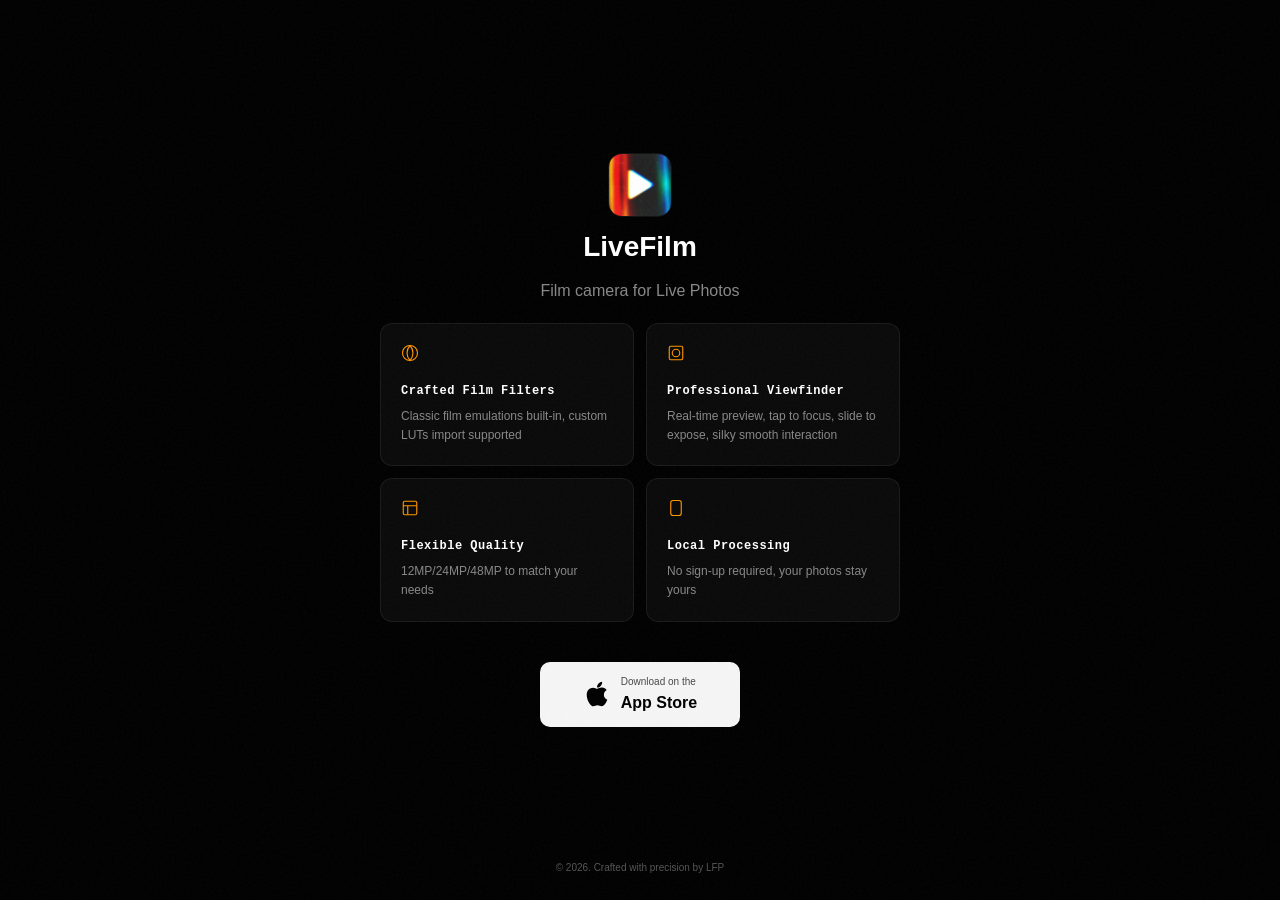
<file: index.html>
<!DOCTYPE html>
<html lang="en">
<head>
    <meta charset="UTF-8">
    <meta name="viewport" content="width=device-width, initial-scale=1.0">
    <title>LiveFilm — Film camera for Live Photos</title>
    <meta name="description" content="Film camera for Live Photos">
    <link rel="stylesheet" href="css/style.css">
</head>
<body>
    <!-- 全局胶片颗粒 -->
    <div class="grain-overlay"></div>

    <div class="page-wrapper">
        <!-- Hero Section -->
        <section class="hero" id="hero">
            <div class="hero-content">
                <img src="icon.png" alt="LiveFilms" class="hero-app-icon" />
                <h1 class="hero-title">LiveFilm</h1>
                <p class="hero-tagline" data-i18n="hero-tagline">Film camera for Live Photos</p>

                <div class="hero-features">
                    <div class="feature-card">
                        <div class="feature-icon">
                            <svg viewBox="0 0 24 24" fill="none" stroke="currentColor" stroke-width="1.5">
                                <circle cx="12" cy="12" r="10"/>
                                <path d="M12 2a15.3 15.3 0 0 1 4 10 15.3 15.3 0 0 1-4 10 15.3 15.3 0 0 1-4-10 15.3 15.3 0 0 1 4-10z"/>
                            </svg>
                        </div>
                        <h3 data-i18n="feat-title-1">Crafted Film Filters</h3>
                        <p data-i18n="feat-desc-1">Classic film emulations built-in, custom LUTs import supported</p>
                    </div>
                    <div class="feature-card">
                        <div class="feature-icon">
                            <svg viewBox="0 0 24 24" fill="none" stroke="currentColor" stroke-width="1.5">
                                <rect x="3" y="3" width="18" height="18" rx="2"/>
                                <circle cx="12" cy="12" r="5"/>
                            </svg>
                        </div>
                        <h3 data-i18n="feat-title-2">Professional Viewfinder</h3>
                        <p data-i18n="feat-desc-2">Real-time preview, tap to focus, slide to expose, silky smooth interaction</p>
                    </div>
                    <div class="feature-card">
                        <div class="feature-icon">
                            <svg viewBox="0 0 24 24" fill="none" stroke="currentColor" stroke-width="1.5">
                                <rect x="3" y="3" width="18" height="18" rx="2"/>
                                <path d="M3 9h18M9 21V9"/>
                            </svg>
                        </div>
                        <h3 data-i18n="feat-title-3">Flexible Quality</h3>
                        <p data-i18n="feat-desc-3">12MP/24MP/48MP to match your needs</p>
                    </div>
                    <div class="feature-card">
                        <div class="feature-icon">
                            <svg viewBox="0 0 24 24" fill="none" stroke="currentColor" stroke-width="1.5">
                                <rect x="5" y="2" width="14" height="20" rx="3"/>
                                <line x1="12" y1="18" x2="12.01" y2="18"/>
                            </svg>
                        </div>
                        <h3 data-i18n="feat-title-4">Local Processing</h3>
                        <p data-i18n="feat-desc-4">No sign-up required, your photos stay yours</p>
                    </div>
                </div>

                <a href="#" target="_blank" rel="noopener noreferrer" class="hero-download-btn" data-download>
                    <svg class="app-store-icon" viewBox="0 0 384 512" fill="currentColor">
                        <path d="M318.7 268.7c-.2-36.7 16.4-64.4 50-84.8-18.8-26.9-47.2-41.7-84.7-44.6-35.5-2.8-74.3 20.7-88.5 20.7-15 0-49.4-19.7-76.4-19.7C63.3 141.2 4 184.8 4 273.5q0 39.3 14.4 81.2c12.8 36.7 59 126.7 107.2 125.2 25.2-.6 43-17.9 75.8-17.9 31.8 0 48.3 17.9 76.4 17.9 48.6-.7 90.4-82.5 102.6-119.3-65.2-30.7-61.7-90-61.7-91.9zm-56.6-164.2c27.3-32.4 24.8-61.9 24-72.5-24.1 1.4-52 16.4-67.9 34.9-17.5 19.8-27.8 44.3-25.6 71.9 26.1 2 52.3-11.4 69.5-34.3z"/>
                    </svg>
                    <div class="btn-text">
                        <span class="btn-text-small">Download on the</span>
                        <span class="btn-text-large">App Store</span>
                    </div>
                </a>
            </div>

            <!-- Footer -->
            <footer class="footer">
                <div class="footer-content">
                    <p class="footer-copyright">&copy; 2026. Crafted with precision by <a href="https://xhslink.com/m/6R2pUaW3pdJ" target="_blank" rel="noopener noreferrer">LFP</a></p>
                </div>
            </footer>
        </section>
    </div>

    <script src="js/main.js"></script>
    <script>
        const i18n = {
            'zh-CN': {
                'app-name': 'LiveFilm',
                'hero-tagline': '专为 LivePhoto 设计的胶片相机',
                'feat-title-1': '精心打造的胶片滤镜',
                'feat-desc-1': '内置多款经典胶片模拟，支持导入自定义 LUTs',
                'feat-title-2': '专业取景器',
                'feat-desc-2': '实时预览、点击对焦、滑动曝光，交互丝般顺滑',
                'feat-title-3': '画质可选',
                'feat-desc-3': '12MP/24MP/48MP 三档输出',
                'feat-title-4': '本地处理',
                'feat-desc-4': '无需注册，照片完全属于你自己'
            },
            'en': {
                'app-name': 'LiveFilm',
                'hero-tagline': 'Film camera for Live Photos',
                'feat-title-1': 'Crafted Film Filters',
                'feat-desc-1': 'Classic film emulations built-in, custom LUTs import supported',
                'feat-title-2': 'Professional Viewfinder',
                'feat-desc-2': 'Real-time preview, tap to focus, slide to expose, silky smooth interaction',
                'feat-title-3': 'Flexible Quality',
                'feat-desc-3': '12MP/24MP/48MP to match your needs',
                'feat-title-4': 'Local Processing',
                'feat-desc-4': 'No sign-up required, your photos stay yours'
            }
        };

        function applyLanguage() {
            const params = new URLSearchParams(window.location.search);
            const urlLang = params.get('lang');
            const userLang = navigator.language || navigator.userLanguage;
            const lang = urlLang === 'en' || urlLang === 'zh' ? (urlLang === 'zh' ? 'zh-CN' : 'en') : (userLang.startsWith('zh') ? 'zh-CN' : 'en');
            document.documentElement.lang = lang === 'zh-CN' ? 'zh' : 'en';
            document.querySelectorAll('[data-i18n]').forEach(el => {
                const key = el.getAttribute('data-i18n');
                if (i18n[lang][key]) {
                    el.innerHTML = i18n[lang][key];
                }
            });
        }

        applyLanguage();
    </script>
</body>
</html>
</file>
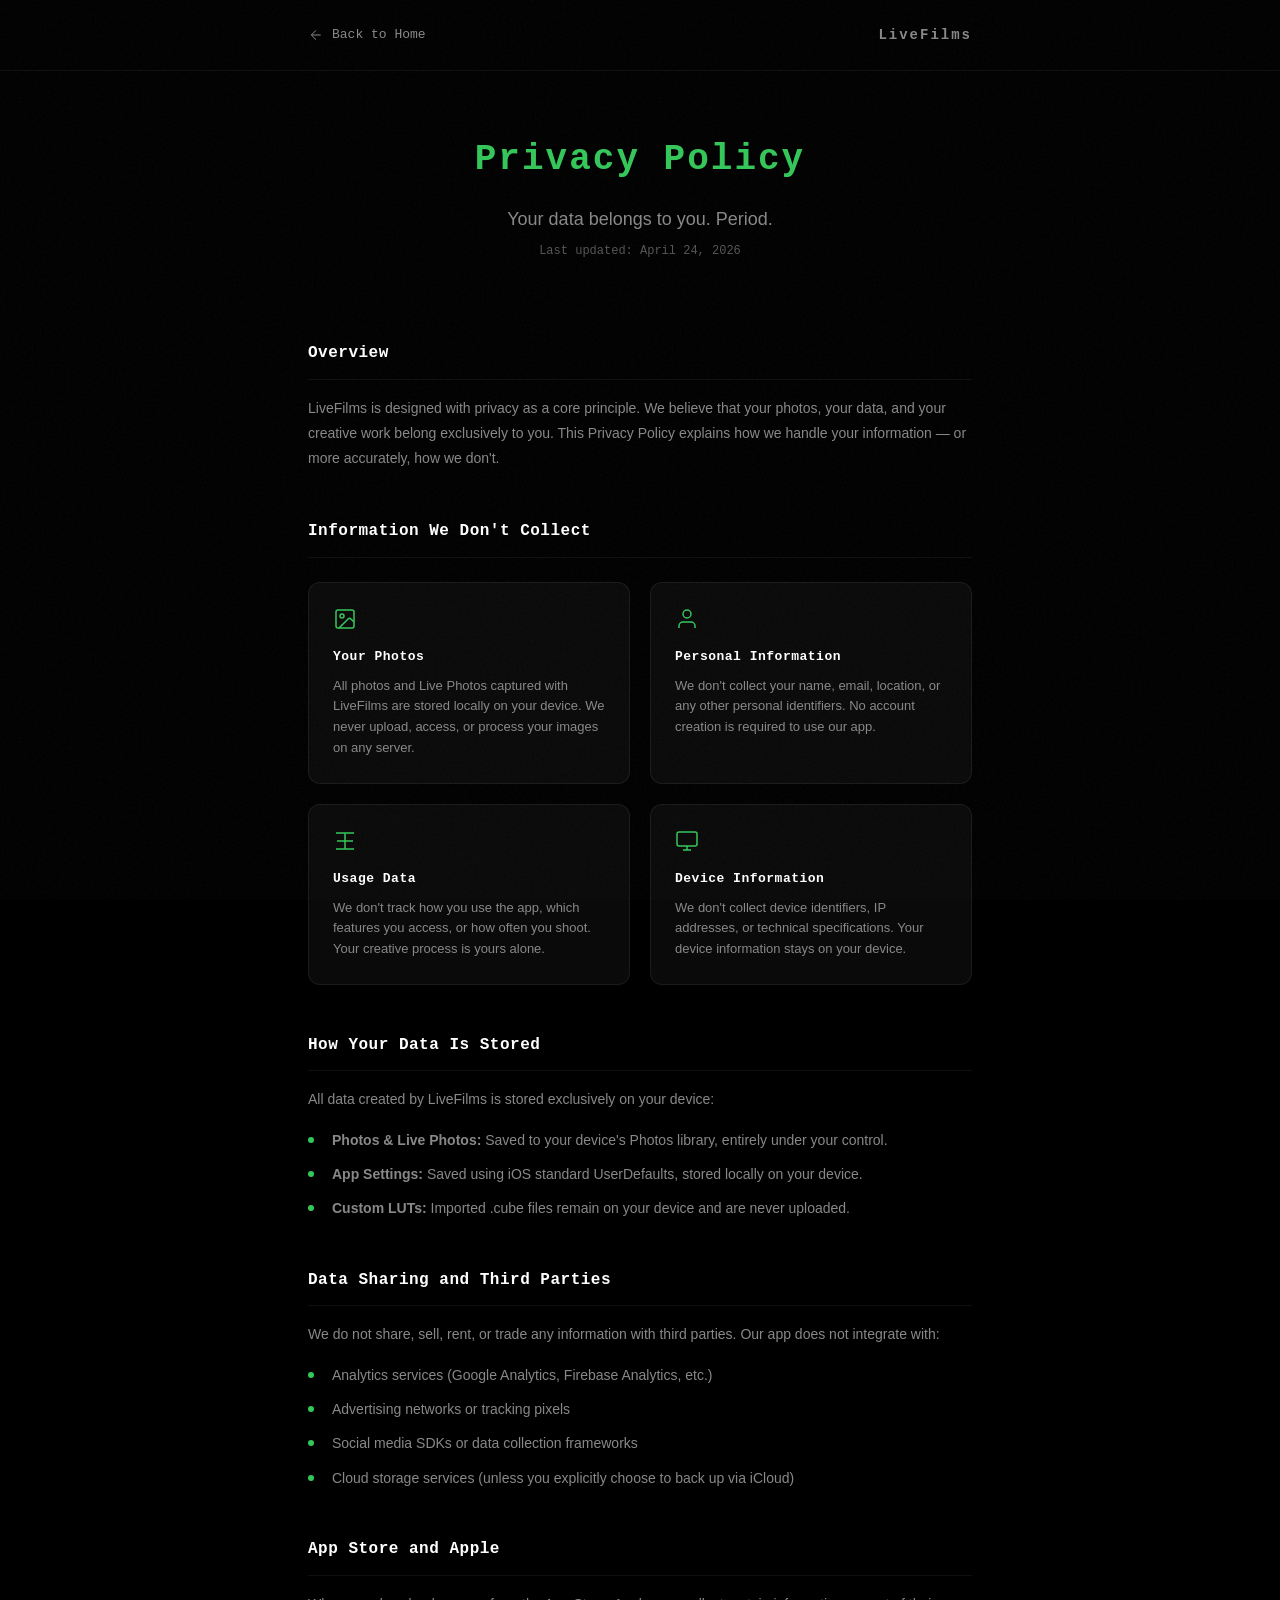
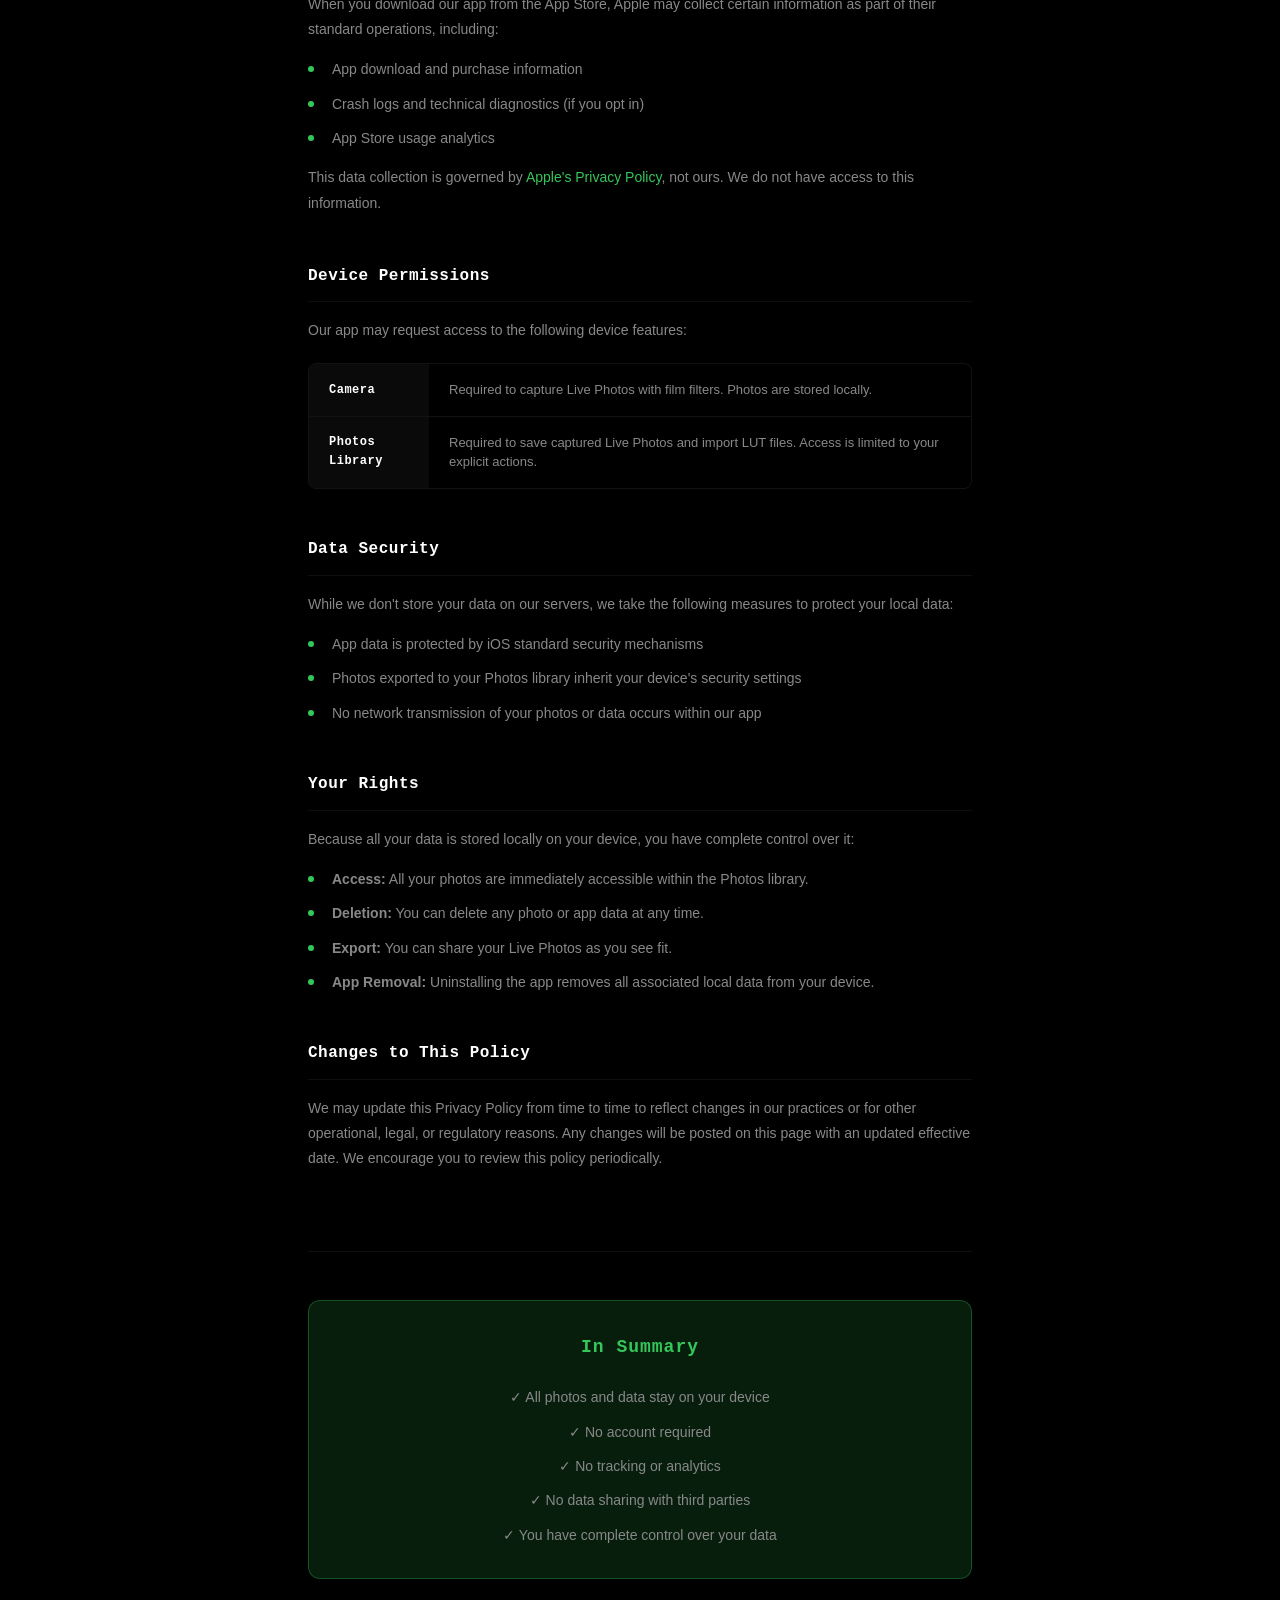
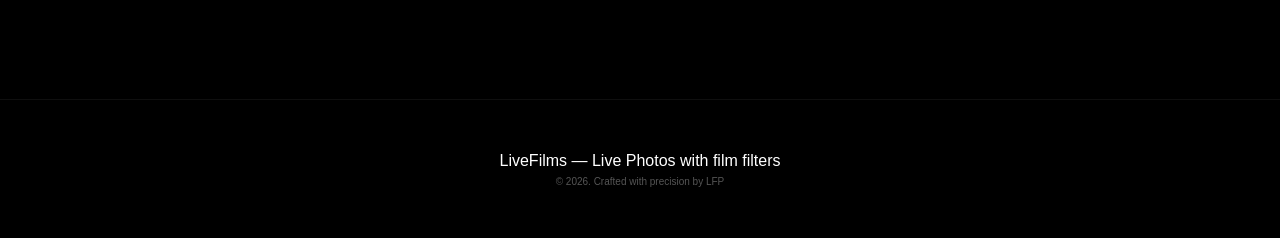
<file: privacy.html>
<!DOCTYPE html>
<html lang="en">
<head>
    <meta charset="UTF-8">
    <meta name="viewport" content="width=device-width, initial-scale=1.0">
    <title>Privacy Policy — LiveFilms</title>
    <meta name="description" content="Privacy Policy for LiveFilms — Live Photos with Film Aesthetics">
    <link rel="stylesheet" href="css/style.css">
    <link rel="stylesheet" href="css/privacy.css">
</head>
<body>
    <!-- 全局胶片颗粒 -->
    <div class="grain-overlay"></div>

    <!-- Header -->
    <header class="privacy-header">
        <div class="container">
            <a href="index.html" class="back-link">
                <svg viewBox="0 0 24 24" fill="none" stroke="currentColor" stroke-width="1.5">
                    <line x1="19" y1="12" x2="5" y2="12"/>
                    <polyline points="12 19 5 12 12 5"/>
                </svg>
                <span data-i18n="back-home">Back to Home</span>
            </a>
            <div class="header-brand">LiveFilms</div>
        </div>
    </header>

    <!-- Main Content -->
    <main class="privacy-main">
        <div class="container">
            <div class="privacy-hero">
                <h1 class="privacy-title" data-i18n="privacy-title">Privacy Policy</h1>
                <p class="privacy-subtitle" data-i18n="privacy-subtitle">Your data belongs to you. Period.</p>
                <p class="privacy-date" data-i18n="privacy-date">Last updated: April 24, 2026</p>
            </div>

            <div class="privacy-content">
                <!-- Overview -->
                <section class="privacy-section-detail">
                    <h2 data-i18n="overview-title">Overview</h2>
                    <p data-i18n="overview-desc">LiveFilms is designed with privacy as a core principle. We believe that your photos, your data, and your creative work belong exclusively to you. This Privacy Policy explains how we handle your information — or more accurately, how we don't.</p>
                </section>

                <!-- Data Collection -->
                <section class="privacy-section-detail">
                    <h2 data-i18n="collection-title">Information We Don't Collect</h2>
                    <div class="privacy-grid">
                        <div class="privacy-item">
                            <div class="privacy-item-icon">
                                <svg viewBox="0 0 24 24" fill="none" stroke="currentColor" stroke-width="1.5">
                                    <rect x="3" y="3" width="18" height="18" rx="2"/>
                                    <circle cx="9" cy="9" r="2"/>
                                    <path d="M21 15l-3.086-3.086a2 2 0 0 0-2.828 0L6 21"/>
                                </svg>
                            </div>
                            <h3 data-i18n="collection-photos-title">Your Photos</h3>
                            <p data-i18n="collection-photos-desc">All photos and Live Photos captured with LiveFilms are stored locally on your device. We never upload, access, or process your images on any server.</p>
                        </div>
                        <div class="privacy-item">
                            <div class="privacy-item-icon">
                                <svg viewBox="0 0 24 24" fill="none" stroke="currentColor" stroke-width="1.5">
                                    <path d="M20 21v-2a4 4 0 0 0-4-4H8a4 4 0 0 0-4 4v2"/>
                                    <circle cx="12" cy="7" r="4"/>
                                </svg>
                            </div>
                            <h3 data-i18n="collection-personal-title">Personal Information</h3>
                            <p data-i18n="collection-personal-desc">We don't collect your name, email, location, or any other personal identifiers. No account creation is required to use our app.</p>
                        </div>
                        <div class="privacy-item">
                            <div class="privacy-item-icon">
                                <svg viewBox="0 0 24 24" fill="none" stroke="currentColor" stroke-width="1.5">
                                    <path d="M12 20h9M12 20V4m0 16l-9 0M12 4l9 0M12 4l-9 0"/>
                                    <line x1="4" y1="12" x2="20" y2="12"/>
                                </svg>
                            </div>
                            <h3 data-i18n="collection-usage-title">Usage Data</h3>
                            <p data-i18n="collection-usage-desc">We don't track how you use the app, which features you access, or how often you shoot. Your creative process is yours alone.</p>
                        </div>
                        <div class="privacy-item">
                            <div class="privacy-item-icon">
                                <svg viewBox="0 0 24 24" fill="none" stroke="currentColor" stroke-width="1.5">
                                    <rect x="2" y="3" width="20" height="14" rx="2" ry="2"/>
                                    <line x1="8" y1="21" x2="16" y2="21"/>
                                    <line x1="12" y1="17" x2="12" y2="21"/>
                                </svg>
                            </div>
                            <h3 data-i18n="collection-device-title">Device Information</h3>
                            <p data-i18n="collection-device-desc">We don't collect device identifiers, IP addresses, or technical specifications. Your device information stays on your device.</p>
                        </div>
                    </div>
                </section>

                <!-- Local Storage -->
                <section class="privacy-section-detail">
                    <h2 data-i18n="storage-title">How Your Data Is Stored</h2>
                    <p data-i18n="storage-intro">All data created by LiveFilms is stored exclusively on your device:</p>
                    <ul class="privacy-list">
                        <li data-i18n="storage-item1"><strong>Photos & Live Photos:</strong> Saved to your device's Photos library, entirely under your control.</li>
                        <li data-i18n="storage-item2"><strong>App Settings:</strong> Saved using iOS standard UserDefaults, stored locally on your device.</li>
                        <li data-i18n="storage-item3"><strong>Custom LUTs:</strong> Imported .cube files remain on your device and are never uploaded.</li>
                    </ul>
                </section>

                <!-- Data Sharing -->
                <section class="privacy-section-detail">
                    <h2 data-i18n="sharing-title">Data Sharing and Third Parties</h2>
                    <p data-i18n="sharing-desc">We do not share, sell, rent, or trade any information with third parties. Our app does not integrate with:</p>
                    <ul class="privacy-list">
                        <li data-i18n="sharing-item1">Analytics services (Google Analytics, Firebase Analytics, etc.)</li>
                        <li data-i18n="sharing-item2">Advertising networks or tracking pixels</li>
                        <li data-i18n="sharing-item3">Social media SDKs or data collection frameworks</li>
                        <li data-i18n="sharing-item4">Cloud storage services (unless you explicitly choose to back up via iCloud)</li>
                    </ul>
                </section>

                <!-- App Store Data -->
                <section class="privacy-section-detail">
                    <h2 data-i18n="appstore-title">App Store and Apple</h2>
                    <p data-i18n="appstore-desc">When you download our app from the App Store, Apple may collect certain information as part of their standard operations, including:</p>
                    <ul class="privacy-list">
                        <li data-i18n="appstore-item1">App download and purchase information</li>
                        <li data-i18n="appstore-item2">Crash logs and technical diagnostics (if you opt in)</li>
                        <li data-i18n="appstore-item3">App Store usage analytics</li>
                    </ul>
                    <p data-i18n="appstore-note">This data collection is governed by <a href="https://www.apple.com/legal/privacy/" target="_blank" rel="noopener noreferrer">Apple's Privacy Policy</a>, not ours. We do not have access to this information.</p>
                </section>

                <!-- Permissions -->
                <section class="privacy-section-detail">
                    <h2 data-i18n="permissions-title">Device Permissions</h2>
                    <p data-i18n="permissions-desc">Our app may request access to the following device features:</p>
                    <div class="permissions-table">
                        <div class="permission-row">
                            <div class="permission-name" data-i18n="perm-camera">Camera</div>
                            <div class="permission-purpose" data-i18n="perm-camera-desc">Required to capture Live Photos with film filters. Photos are stored locally.</div>
                        </div>
                        <div class="permission-row">
                            <div class="permission-name" data-i18n="perm-photos">Photos Library</div>
                            <div class="permission-purpose" data-i18n="perm-photos-desc">Required to save captured Live Photos and import LUT files. Access is limited to your explicit actions.</div>
                        </div>
                    </div>
                </section>

                <!-- Data Security -->
                <section class="privacy-section-detail">
                    <h2 data-i18n="security-title">Data Security</h2>
                    <p data-i18n="security-desc">While we don't store your data on our servers, we take the following measures to protect your local data:</p>
                    <ul class="privacy-list">
                        <li data-i18n="security-item1">App data is protected by iOS standard security mechanisms</li>
                        <li data-i18n="security-item2">Photos exported to your Photos library inherit your device's security settings</li>
                        <li data-i18n="security-item3">No network transmission of your photos or data occurs within our app</li>
                    </ul>
                </section>

                <!-- Your Rights -->
                <section class="privacy-section-detail">
                    <h2 data-i18n="rights-title">Your Rights</h2>
                    <p data-i18n="rights-desc">Because all your data is stored locally on your device, you have complete control over it:</p>
                    <ul class="privacy-list">
                        <li data-i18n="rights-item1"><strong>Access:</strong> All your photos are immediately accessible within the Photos library.</li>
                        <li data-i18n="rights-item2"><strong>Deletion:</strong> You can delete any photo or app data at any time.</li>
                        <li data-i18n="rights-item3"><strong>Export:</strong> You can share your Live Photos as you see fit.</li>
                        <li data-i18n="rights-item4"><strong>App Removal:</strong> Uninstalling the app removes all associated local data from your device.</li>
                    </ul>
                </section>

                <!-- Changes -->
                <section class="privacy-section-detail">
                    <h2 data-i18n="changes-title">Changes to This Policy</h2>
                    <p data-i18n="changes-desc">We may update this Privacy Policy from time to time to reflect changes in our practices or for other operational, legal, or regulatory reasons. Any changes will be posted on this page with an updated effective date. We encourage you to review this policy periodically.</p>
                </section>

                <!-- Summary -->
                <section class="privacy-summary">
                    <div class="summary-box">
                        <h2 data-i18n="summary-title">In Summary</h2>
                        <ul class="summary-list">
                            <li data-i18n="summary-item1">✓ All photos and data stay on your device</li>
                            <li data-i18n="summary-item2">✓ No account required</li>
                            <li data-i18n="summary-item3">✓ No tracking or analytics</li>
                            <li data-i18n="summary-item4">✓ No data sharing with third parties</li>
                            <li data-i18n="summary-item5">✓ You have complete control over your data</li>
                        </ul>
                    </div>
                </section>
            </div>
        </div>
    </main>

    <!-- Footer -->
    <footer class="footer privacy-footer">
        <div class="container">
            <div class="footer-content">
                <p class="footer-text">LiveFilms — <span data-i18n="footer-text">Live Photos with film filters</span></p>
                <p class="footer-copyright">&copy; 2026. Crafted with precision by <a href="https://xhslink.com/m/6R2pUaW3pdJ" target="_blank" rel="noopener noreferrer">LFP</a></p>
            </div>
        </div>
    </footer>

    <script src="js/main.js"></script>
    <script>
        const i18n = {
            'zh-CN': {
                'back-home': '返回首页',
                'privacy-title': '隐私政策',
                'privacy-subtitle': '你的数据只属于你。仅此而已。',
                'privacy-date': '最后更新：2026年4月24日',
                'overview-title': '概述',
                'overview-desc': 'LiveFilms 将隐私作为核心设计原则。我们相信你的照片、数据和创作成果完全属于你。本隐私政策说明了我们如何处理你的信息——更准确地说，是我们如何不处理你的信息。',
                'collection-title': '我们不收集的信息',
                'collection-photos-title': '你的照片',
                'collection-photos-desc': '所有使用 LiveFilms 拍摄的照片和 Live Photo 都存储在你的设备本地。我们从不将图片上传到任何服务器，也不访问或处理你的图像。',
                'collection-personal-title': '个人信息',
                'collection-personal-desc': '我们不收集你的姓名、邮箱、位置或任何其他个人识别信息。使用我们的应用无需创建账户。',
                'collection-usage-title': '使用数据',
                'collection-usage-desc': '我们不追踪你如何使用应用、访问哪些功能或拍摄频率。你的创作过程只属于你自己。',
                'collection-device-title': '设备信息',
                'collection-device-desc': '我们不收集设备标识符、IP 地址或技术规格。你的设备信息保留在你的设备上。',
                'storage-title': '数据如何存储',
                'storage-intro': 'LiveFilms 创建的所有数据都仅存储在你的设备上：',
                'storage-item1': '<strong>照片与 Live Photo：</strong>保存到你的设备照片库，完全由你控制。',
                'storage-item2': '<strong>应用设置：</strong>使用 iOS 标准 UserDefaults 保存，存储在设备本地。',
                'storage-item3': '<strong>自定义 LUT：</strong>导入的 .cube 文件保留在你的设备上，从不上传。',
                'sharing-title': '数据分享与第三方',
                'sharing-desc': '我们不会与第三方分享、出售、出租或交易任何信息。我们的应用不集成：',
                'sharing-item1': '分析服务（Google Analytics、Firebase Analytics 等）',
                'sharing-item2': '广告网络或追踪像素',
                'sharing-item3': '社交媒体 SDK 或数据收集框架',
                'sharing-item4': '云存储服务（除非你明确选择通过 iCloud 备份）',
                'appstore-title': 'App Store 与 Apple',
                'appstore-desc': '当你从 App Store 下载我们的应用时，Apple 可能会作为其标准运营的一部分收集某些信息，包括：',
                'appstore-item1': '应用下载和购买信息',
                'appstore-item2': '崩溃日志和技术诊断（如果你选择加入）',
                'appstore-item3': 'App Store 使用分析',
                'appstore-note': '这些数据收集受 <a href="https://www.apple.com/legal/privacy/" target="_blank" rel="noopener noreferrer">Apple 隐私政策</a> 管辖，而非我们的政策。我们无法访问这些信息。',
                'permissions-title': '设备权限',
                'permissions-desc': '我们的应用可能会请求访问以下设备功能：',
                'perm-camera': '相机',
                'perm-camera-desc': '拍摄带胶片滤镜的 Live Photo 所需。照片存储在本地。',
                'perm-photos': '照片库',
                'perm-photos-desc': '保存拍摄的 Live Photo 和导入 LUT 文件所需。访问仅限于你的明确操作。',
                'security-title': '数据安全',
                'security-desc': '虽然我们不在服务器上存储你的数据，但我们采取以下措施保护你的本地数据：',
                'security-item1': '应用数据受 iOS 标准安全机制保护',
                'security-item2': '导出到照片库的照片继承你设备的安全设置',
                'security-item3': '我们的应用内不会传输你的照片或数据到网络',
                'rights-title': '你的权利',
                'rights-desc': '因为你的所有数据都存储在你的设备本地，你拥有完全的控制权：',
                'rights-item1': '<strong>访问：</strong>你的所有照片都可以在照片库中立即访问。',
                'rights-item2': '<strong>删除：</strong>你可以随时删除任何照片或应用数据。',
                'rights-item3': '<strong>导出：</strong>你可以按你的意愿分享你的 Live Photo。',
                'rights-item4': '<strong>应用移除：</strong>卸载应用会从你的设备中删除所有关联的本地数据。',
                'changes-title': '政策变更',
                'changes-desc': '我们可能会不时更新本隐私政策，以反映我们的实践变化或其他运营、法律或监管原因。任何变更都将发布在此页面上，并更新生效日期。我们鼓励你定期查看本政策。',
                'summary-title': '总结',
                'summary-item1': '✓ 所有照片和数据都保留在你的设备上',
                'summary-item2': '✓ 无需创建账户',
                'summary-item3': '✓ 无追踪或分析',
                'summary-item4': '✓ 不与第三方分享数据',
                'summary-item5': '✓ 你对数据拥有完全控制权',
                'footer-text': 'Live Photos with film filters'
            },
            'en': {
                'back-home': 'Back to Home',
                'privacy-title': 'Privacy Policy',
                'privacy-subtitle': 'Your data belongs to you. Period.',
                'privacy-date': 'Last updated: April 24, 2026',
                'overview-title': 'Overview',
                'overview-desc': 'LiveFilms is designed with privacy as a core principle. We believe that your photos, your data, and your creative work belong exclusively to you. This Privacy Policy explains how we handle your information — or more accurately, how we don\'t.',
                'collection-title': 'Information We Don\'t Collect',
                'collection-photos-title': 'Your Photos',
                'collection-photos-desc': 'All photos and Live Photos captured with LiveFilms are stored locally on your device. We never upload, access, or process your images on any server.',
                'collection-personal-title': 'Personal Information',
                'collection-personal-desc': 'We don\'t collect your name, email, location, or any other personal identifiers. No account creation is required to use our app.',
                'collection-usage-title': 'Usage Data',
                'collection-usage-desc': 'We don\'t track how you use the app, which features you access, or how often you shoot. Your creative process is yours alone.',
                'collection-device-title': 'Device Information',
                'collection-device-desc': 'We don\'t collect device identifiers, IP addresses, or technical specifications. Your device information stays on your device.',
                'storage-title': 'How Your Data Is Stored',
                'storage-intro': 'All data created by LiveFilms is stored exclusively on your device:',
                'storage-item1': '<strong>Photos & Live Photos:</strong> Saved to your device\'s Photos library, entirely under your control.',
                'storage-item2': '<strong>App Settings:</strong> Saved using iOS standard UserDefaults, stored locally on your device.',
                'storage-item3': '<strong>Custom LUTs:</strong> Imported .cube files remain on your device and are never uploaded.',
                'sharing-title': 'Data Sharing and Third Parties',
                'sharing-desc': 'We do not share, sell, rent, or trade any information with third parties. Our app does not integrate with:',
                'sharing-item1': 'Analytics services (Google Analytics, Firebase Analytics, etc.)',
                'sharing-item2': 'Advertising networks or tracking pixels',
                'sharing-item3': 'Social media SDKs or data collection frameworks',
                'sharing-item4': 'Cloud storage services (unless you explicitly choose to back up via iCloud)',
                'appstore-title': 'App Store and Apple',
                'appstore-desc': 'When you download our app from the App Store, Apple may collect certain information as part of their standard operations, including:',
                'appstore-item1': 'App download and purchase information',
                'appstore-item2': 'Crash logs and technical diagnostics (if you opt in)',
                'appstore-item3': 'App Store usage analytics',
                'appstore-note': 'This data collection is governed by <a href="https://www.apple.com/legal/privacy/" target="_blank" rel="noopener noreferrer">Apple\'s Privacy Policy</a>, not ours. We do not have access to this information.',
                'permissions-title': 'Device Permissions',
                'permissions-desc': 'Our app may request access to the following device features:',
                'perm-camera': 'Camera',
                'perm-camera-desc': 'Required to capture Live Photos with film filters. Photos are stored locally.',
                'perm-photos': 'Photos Library',
                'perm-photos-desc': 'Required to save captured Live Photos and import LUT files. Access is limited to your explicit actions.',
                'security-title': 'Data Security',
                'security-desc': 'While we don\'t store your data on our servers, we take the following measures to protect your local data:',
                'security-item1': 'App data is protected by iOS standard security mechanisms',
                'security-item2': 'Photos exported to your Photos library inherit your device\'s security settings',
                'security-item3': 'No network transmission of your photos or data occurs within our app',
                'rights-title': 'Your Rights',
                'rights-desc': 'Because all your data is stored locally on your device, you have complete control over it:',
                'rights-item1': '<strong>Access:</strong> All your photos are immediately accessible within the Photos library.',
                'rights-item2': '<strong>Deletion:</strong> You can delete any photo or app data at any time.',
                'rights-item3': '<strong>Export:</strong> You can share your Live Photos as you see fit.',
                'rights-item4': '<strong>App Removal:</strong> Uninstalling the app removes all associated local data from your device.',
                'changes-title': 'Changes to This Policy',
                'changes-desc': 'We may update this Privacy Policy from time to time to reflect changes in our practices or for other operational, legal, or regulatory reasons. Any changes will be posted on this page with an updated effective date. We encourage you to review this policy periodically.',
                'summary-title': 'In Summary',
                'summary-item1': '✓ All photos and data stay on your device',
                'summary-item2': '✓ No account required',
                'summary-item3': '✓ No tracking or analytics',
                'summary-item4': '✓ No data sharing with third parties',
                'summary-item5': '✓ You have complete control over your data',
                'footer-text': 'Live Photos with film filters'
            }
        };

        function applyLanguage() {
            const params = new URLSearchParams(window.location.search);
            const urlLang = params.get('lang');
            const userLang = navigator.language || navigator.userLanguage;
            const lang = urlLang === 'en' || urlLang === 'zh' ? (urlLang === 'zh' ? 'zh-CN' : 'en') : (userLang.startsWith('zh') ? 'zh-CN' : 'en');
            document.documentElement.lang = lang === 'zh-CN' ? 'zh' : 'en';
            document.querySelectorAll('[data-i18n]').forEach(el => {
                const key = el.getAttribute('data-i18n');
                if (i18n[lang][key]) {
                    el.innerHTML = i18n[lang][key];
                }
            });
        }

        applyLanguage();
    </script>
</body>
</html>
</file>
<file: css/style.css>
/* ========================================
   LiveFilms — 官网样式
   极简 · 暗调 · 胶片美学
   ======================================== */

:root {
    --color-bg: #000000;
    --color-bg-alt: #0a0a0a;
    --color-surface: rgba(255,255,255,0.04);
    --color-surface-border: rgba(255,255,255,0.07);

    --color-accent: #ff9500;
    --color-accent-dim: rgba(255,149,0,0.15);
    --color-accent-border: rgba(255,149,0,0.3);

    --color-green: #34c759;
    --color-green-dim: rgba(52,199,89,0.15);

    --color-text: #ffffff;
    --color-text-secondary: #888888;
    --color-text-muted: #555555;
    --color-divider: rgba(255,255,255,0.06);

    --font-mono: "SF Mono", "Monaco", "Consolas", "Liberation Mono", "PingFang SC", "Hiragino Sans GB", "Microsoft YaHei", monospace;
    --font-system: -apple-system, BlinkMacSystemFont, "SF Pro Display", "PingFang SC", "Hiragino Sans GB", "Segoe UI", Roboto, "Helvetica Neue", Arial, sans-serif;

    --container-max: 720px;
    --section-gap: 100px;
    --transition: 0.3s ease;
}

/* Reset */
*, *::before, *::after { box-sizing: border-box; margin: 0; padding: 0; }
html { scroll-behavior: smooth; font-size: 16px; }

body {
    font-family: var(--font-system);
    background: var(--color-bg);
    color: var(--color-text);
    line-height: 1.6;
    -webkit-font-smoothing: antialiased;
    overflow-x: hidden;
}

::-webkit-scrollbar { width: 6px; }
::-webkit-scrollbar-track { background: var(--color-bg); }
::-webkit-scrollbar-thumb { background: #2a2a2a; border-radius: 3px; }

.container {
    max-width: var(--container-max);
    margin: 0 auto;
    padding: 0 28px;
}

/* Grain overlay */
.grain-overlay {
    position: fixed;
    inset: 0;
    opacity: 0.03;
    pointer-events: none;
    z-index: 9999;
    background-image: url("data:image/svg+xml,%3Csvg viewBox='0 0 400 400' xmlns='http://www.w3.org/2000/svg'%3E%3Cfilter id='n'%3E%3CfeTurbulence type='fractalNoise' baseFrequency='0.9' numOctaves='4' stitchTiles='stitch'/%3E%3C/filter%3E%3Crect width='400' height='400' filter='url(%23n)'/%3E%3C/svg%3E");
    animation: grain 8s steps(10) infinite;
}

@keyframes grain {
    0%, 100% { transform: translate(0,0); }
    10% { transform: translate(-5%,-5%); }
    30% { transform: translate(5%,-5%); }
    50% { transform: translate(-5%,5%); }
    70% { transform: translate(5%,5%); }
    90% { transform: translate(-5%,0); }
}

.page-wrapper {
    min-height: 100dvh;
    display: flex;
    flex-direction: column;
}

/* ========================================
   Hero
   ======================================== */
.hero {
    flex: 1;
    display: flex;
    flex-direction: column;
    justify-content: space-between;
    align-items: center;
    padding: 32px 24px 16px;
    position: relative;
    box-sizing: border-box;
}

.hero-content {
    text-align: center;
    max-width: 520px;
    display: flex;
    flex-direction: column;
    justify-content: center;
    margin-top: auto;
    margin-bottom: auto;
}

.hero-app-icon {
    width: 64px;
    height: 64px;
    border-radius: 14px;
    border: 1px solid var(--color-surface-border);
    margin: 0 auto 8px;
    opacity: 0;
    animation: fadeUp 1s ease forwards 0.2s;
}

.hero-title {
    font-size: clamp(20px, 4vw, 28px);
    font-weight: 600;
    color: var(--color-text);
    margin-bottom: 8px;
    opacity: 0;
    animation: fadeUp 1s ease forwards 0.3s;
}

.hero-tagline {
    font-size: clamp(13px, 2.5vw, 16px);
    font-weight: 400;
    color: var(--color-text-secondary);
    margin-bottom: 20px;
    opacity: 0;
    animation: fadeUp 1s ease forwards 0.4s;
}

.hero-features {
    display: grid;
    grid-template-columns: repeat(2, 1fr);
    gap: 12px;
    margin-bottom: 32px;
    max-width: 520px;
    opacity: 0;
    animation: fadeUp 1s ease forwards 0.6s;
}

.feature-card {
    display: flex;
    flex-direction: column;
    padding: 20px;
    background: var(--color-surface);
    border: 1px solid var(--color-surface-border);
    border-radius: 12px;
    text-align: left;
}

.feature-icon {
    flex-shrink: 0;
    width: 20px;
    margin-bottom: 12px;
    color: var(--color-accent);
}

.feature-icon svg {
    width: 18px;
    height: 18px;
}

.feature-card h3 {
    font-family: var(--font-mono);
    font-size: 12px;
    font-weight: 600;
    letter-spacing: 0.5px;
    margin-bottom: 6px;
    color: var(--color-text);
}

.feature-card p {
    font-size: 12px;
    color: var(--color-text-secondary);
    line-height: 1.6;
}

.hero-download-btn {
    display: inline-flex;
    align-items: center;
    justify-content: center;
    gap: 10px;
    padding: 12px 32px;
    background: #f5f5f5;
    color: #000;
    border: none;
    border-radius: 10px;
    cursor: pointer;
    transition: all 0.2s ease;
    text-decoration: none;
    opacity: 0;
    animation: fadeUp 1s ease forwards 0.8s;
    margin: 8px auto 0;
    min-width: 200px;
}

.hero-download-btn:hover {
    background: #ffffff;
    transform: scale(1.03);
}

.app-store-icon {
    width: 28px;
    height: 28px;
}

.btn-text {
    display: flex;
    flex-direction: column;
    align-items: flex-start;
    text-align: left;
}

.btn-text-small {
    font-size: 10px;
    opacity: 0.7;
}

.btn-text-large {
    font-size: 16px;
    font-weight: 600;
}

.scroll-indicator {
    display: none;
}

.scroll-line {
    display: none;
}

/* ========================================
   Footer
   ======================================== */
.footer {
    padding: 12px 0 8px;
    width: 100%;
    flex-shrink: 0;
}

.footer-content {
    text-align: center;
}

.footer-copyright {
    font-size: 10px;
    color: var(--color-text-muted);
}

.footer-copyright a {
    color: inherit;
    text-decoration: none;
}

/* ========================================
   Animations
   ======================================== */
@keyframes fadeUp {
    from { opacity: 0; transform: translateY(24px); }
    to { opacity: 1; transform: translateY(0); }
}
@keyframes fadeIn {
    from { opacity: 0; }
    to { opacity: 1; }
}
@keyframes scrollPulse {
    0%, 100% { opacity: 0.3; transform: scaleY(0.8); }
    50% { opacity: 1; transform: scaleY(1); }
}

.fade-in {
    opacity: 0;
    transform: translateY(20px);
    transition: opacity 0.6s ease, transform 0.6s ease;
}

.fade-in.visible {
    opacity: 1;
    transform: translateY(0);
}

/* ========================================
   Responsive
   ======================================== */
@media (max-width: 640px) {
    .hero { padding: 28px 20px 12px; }

    .hero-download-btn {
        width: 100%;
        justify-content: center;
        max-width: 280px;
        min-width: unset;
        padding: 12px 24px;
        margin-top: 4px;
    }

    .hero-features {
        grid-template-columns: 1fr;
        gap: 10px;
    }

    .feature-card {
        padding: 16px;
    }

    .feature-card h3 {
        font-size: 11px;
    }

    .feature-card p {
        font-size: 11px;
    }

    .footer {
        padding: 8px 0;
    }
}
</file>
<file: css/privacy.css>
/* ========================================
   Privacy Policy Page Styles
   ======================================== */

/* Header */
.privacy-header {
    padding: 24px 0;
    border-bottom: 1px solid var(--color-divider);
    position: sticky;
    top: 0;
    background: rgba(0, 0, 0, 0.95);
    z-index: 100;
    backdrop-filter: blur(10px);
}

.privacy-header .container {
    display: flex;
    align-items: center;
    justify-content: space-between;
}

.back-link {
    display: flex;
    align-items: center;
    gap: 8px;
    color: var(--color-text-secondary);
    text-decoration: none;
    font-family: var(--font-mono);
    font-size: 13px;
    transition: color 0.2s ease;
}

.back-link:hover {
    color: var(--color-text);
}

.back-link svg {
    width: 16px;
    height: 16px;
}

.header-brand {
    font-family: var(--font-mono);
    font-size: 14px;
    font-weight: 600;
    letter-spacing: 2px;
    color: var(--color-text-secondary);
}

/* Main Content */
.privacy-main {
    padding: 60px 0 120px;
    min-height: calc(100vh - 200px);
}

/* Hero */
.privacy-hero {
    text-align: center;
    max-width: 600px;
    margin: 0 auto 80px;
}

.privacy-title {
    font-family: var(--font-mono);
    font-size: clamp(24px, 5vw, 36px);
    font-weight: 700;
    letter-spacing: 2px;
    margin-bottom: 16px;
    color: var(--color-green);
}

.privacy-subtitle {
    font-size: 18px;
    color: var(--color-text-secondary);
    margin-bottom: 8px;
}

.privacy-date {
    font-family: var(--font-mono);
    font-size: 12px;
    color: var(--color-text-muted);
}

/* Content Sections */
.privacy-content {
    max-width: 720px;
    margin: 0 auto;
}

.privacy-section-detail {
    margin-bottom: 48px;
}

.privacy-section-detail h2 {
    font-family: var(--font-mono);
    font-size: 16px;
    font-weight: 600;
    letter-spacing: 0.5px;
    margin-bottom: 16px;
    padding-bottom: 12px;
    border-bottom: 1px solid var(--color-divider);
    color: var(--color-text);
}

.privacy-section-detail p {
    font-size: 14px;
    color: var(--color-text-secondary);
    line-height: 1.8;
    margin-bottom: 16px;
}

.privacy-section-detail p:last-child {
    margin-bottom: 0;
}

.privacy-section-detail a {
    color: var(--color-green);
    text-decoration: none;
    border-bottom: 1px solid transparent;
    transition: border-color 0.2s ease;
}

.privacy-section-detail a:hover {
    border-bottom-color: var(--color-green);
}

/* Grid for collection items */
.privacy-grid {
    display: grid;
    grid-template-columns: repeat(2, 1fr);
    gap: 20px;
    margin-top: 24px;
}

.privacy-item {
    padding: 24px;
    background: var(--color-surface);
    border: 1px solid var(--color-surface-border);
    border-radius: 12px;
    transition: border-color 0.2s ease;
}

.privacy-item:hover {
    border-color: rgba(52, 199, 89, 0.3);
}

.privacy-item-icon {
    width: 24px;
    height: 24px;
    color: var(--color-green);
    margin-bottom: 16px;
}

.privacy-item-icon svg {
    width: 24px;
    height: 24px;
}

.privacy-item h3 {
    font-family: var(--font-mono);
    font-size: 13px;
    font-weight: 600;
    letter-spacing: 0.5px;
    margin-bottom: 8px;
}

.privacy-item p {
    font-size: 13px;
    color: var(--color-text-secondary);
    line-height: 1.6;
    margin-bottom: 0;
}

/* Lists */
.privacy-list {
    list-style: none;
    padding: 0;
    margin: 16px 0;
}

.privacy-list li {
    position: relative;
    padding-left: 24px;
    margin-bottom: 12px;
    font-size: 14px;
    color: var(--color-text-secondary);
    line-height: 1.6;
}

.privacy-list li::before {
    content: '';
    position: absolute;
    left: 0;
    top: 8px;
    width: 6px;
    height: 6px;
    background: var(--color-green);
    border-radius: 50%;
}

.privacy-list li:last-child {
    margin-bottom: 0;
}

/* Permissions Table */
.permissions-table {
    margin: 20px 0;
    border: 1px solid var(--color-surface-border);
    border-radius: 8px;
    overflow: hidden;
}

.permission-row {
    display: grid;
    grid-template-columns: 120px 1fr;
    gap: 0;
    border-bottom: 1px solid var(--color-surface-border);
}

.permission-row:last-child {
    border-bottom: none;
}

.permission-name {
    padding: 16px 20px;
    background: var(--color-surface);
    font-family: var(--font-mono);
    font-size: 12px;
    font-weight: 600;
    letter-spacing: 0.5px;
    color: var(--color-text);
    display: flex;
    align-items: center;
}

.permission-purpose {
    padding: 16px 20px;
    font-size: 13px;
    color: var(--color-text-secondary);
    line-height: 1.5;
}

/* Summary Section */
.privacy-summary {
    margin-top: 80px;
    padding-top: 48px;
    border-top: 1px solid var(--color-divider);
}

.summary-box {
    padding: 32px;
    background: var(--color-green-dim);
    border: 1px solid rgba(52, 199, 89, 0.3);
    border-radius: 12px;
    text-align: center;
}

.summary-box h2 {
    font-family: var(--font-mono);
    font-size: 18px;
    font-weight: 600;
    letter-spacing: 1px;
    margin-bottom: 24px;
    color: var(--color-green);
}

.summary-list {
    list-style: none;
    padding: 0;
    display: flex;
    flex-direction: column;
    gap: 12px;
}

.summary-list li {
    font-size: 14px;
    color: var(--color-text-secondary);
}

/* Footer */
.privacy-footer {
    border-top: 1px solid var(--color-divider);
    padding: 48px 0;
}

/* Responsive */
@media (max-width: 768px) {
    .privacy-grid {
        grid-template-columns: 1fr;
    }

    .permission-row {
        grid-template-columns: 1fr;
    }

    .permission-name {
        padding-bottom: 8px;
    }

    .permission-purpose {
        padding-top: 8px;
    }

    .summary-box {
        padding: 24px;
    }

    .privacy-hero {
        margin-bottom: 60px;
    }
}

@media (max-width: 640px) {
    .privacy-header .container {
        flex-wrap: wrap;
        gap: 16px;
    }

    .privacy-main {
        padding: 40px 0 80px;
    }

    .privacy-section-detail {
        margin-bottom: 36px;
    }

    .privacy-item {
        padding: 20px;
    }
}
</file>
